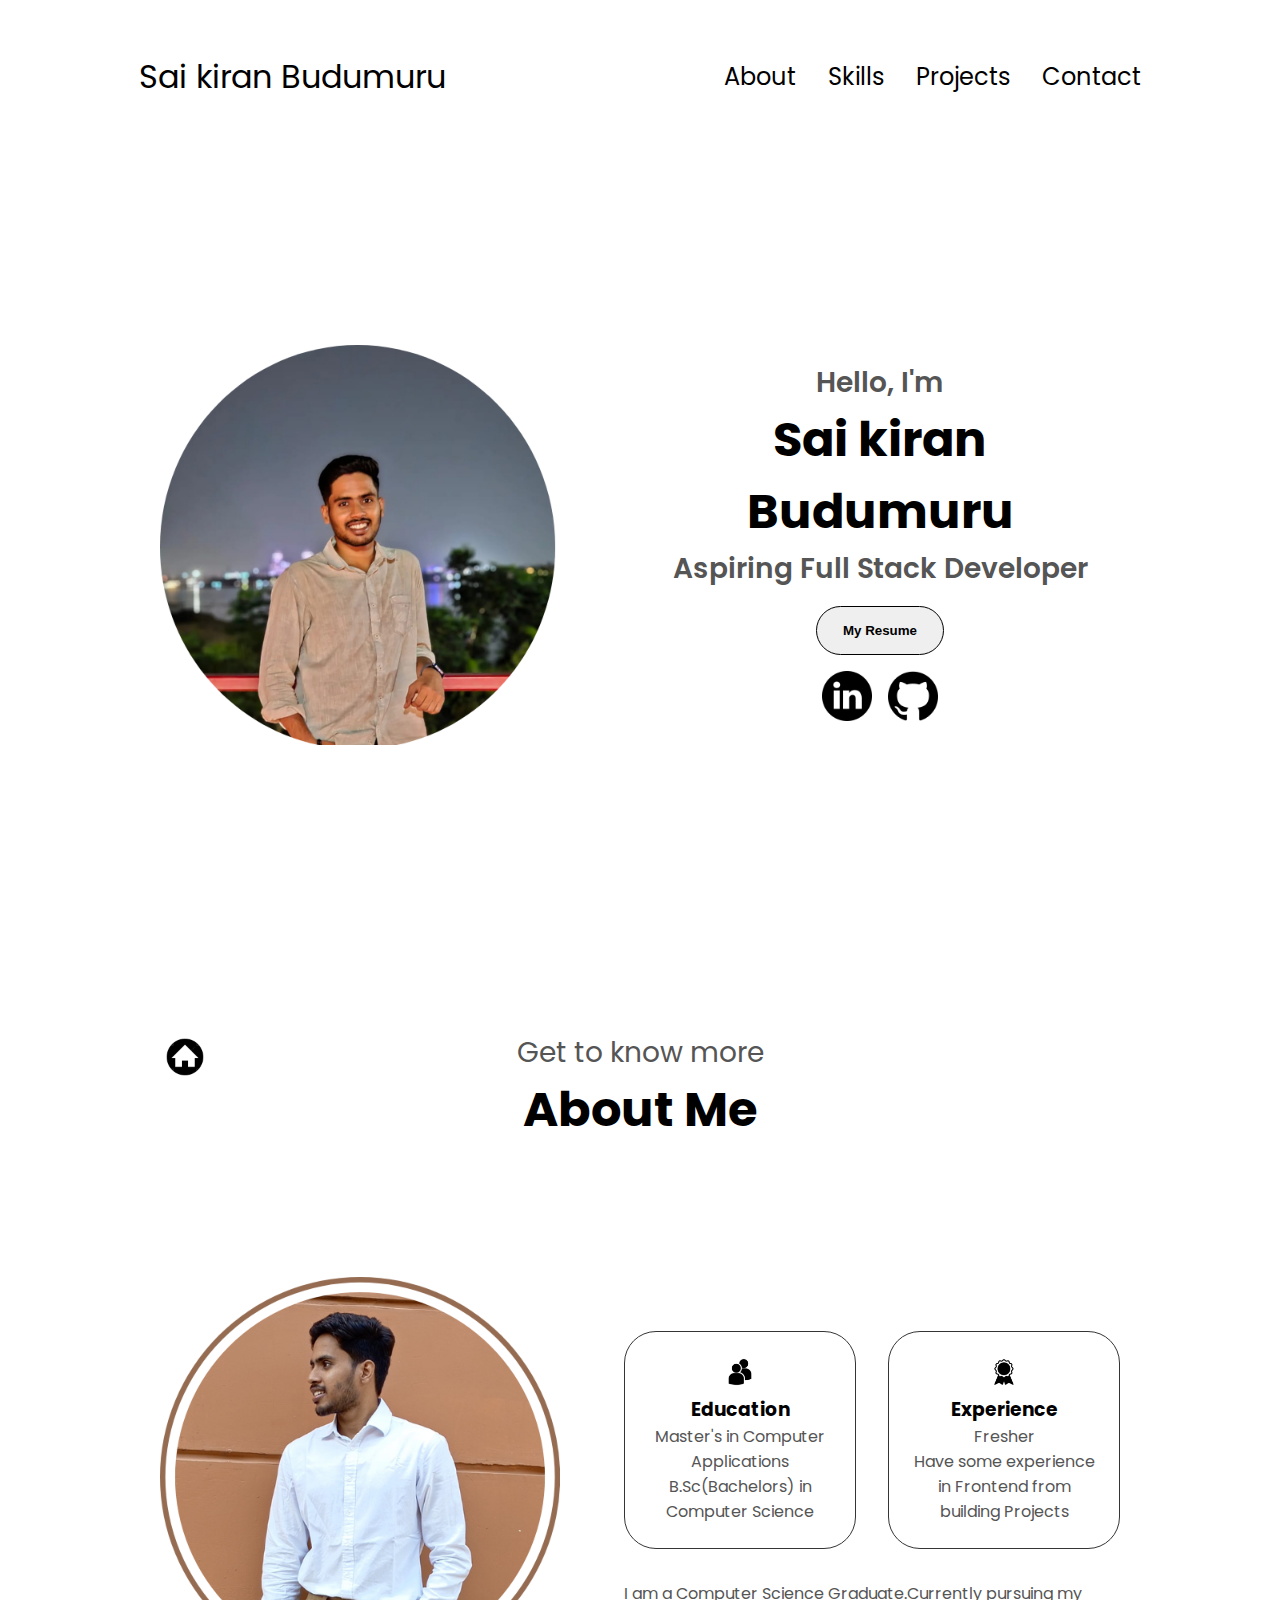
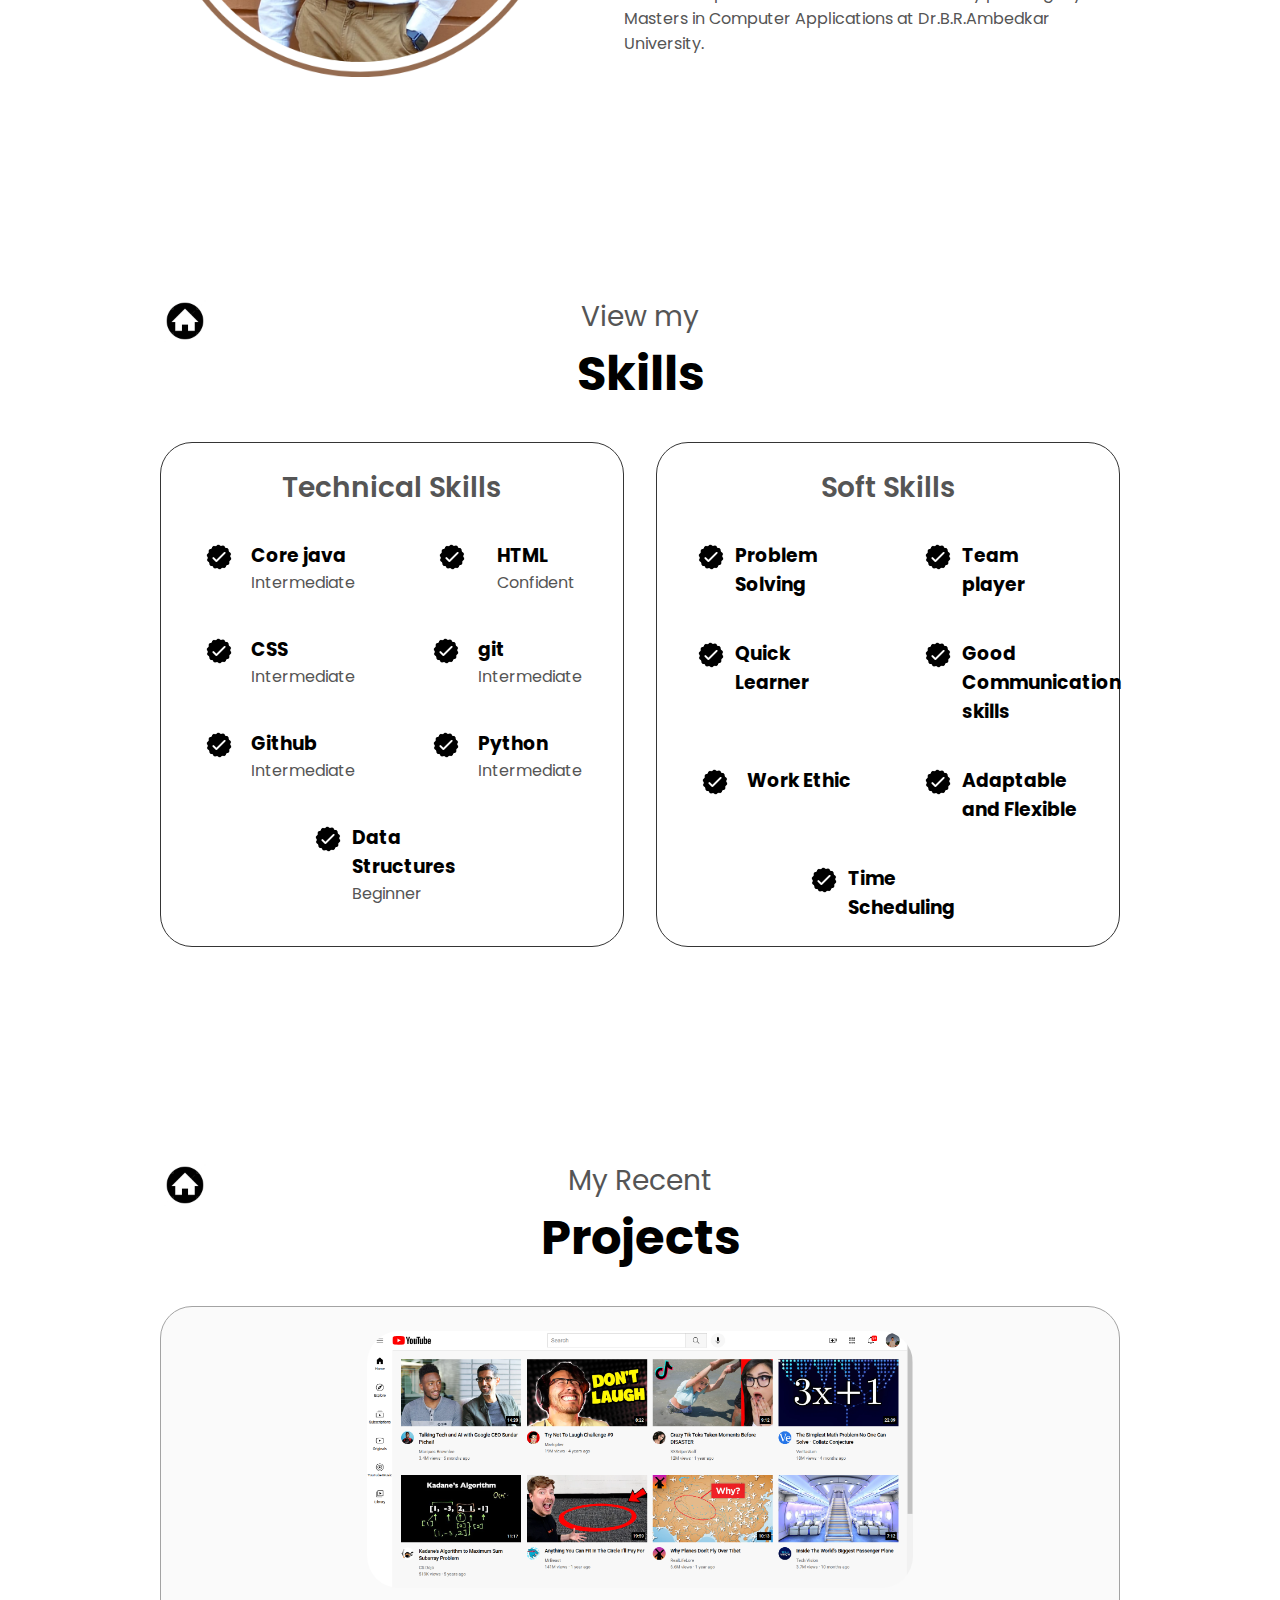
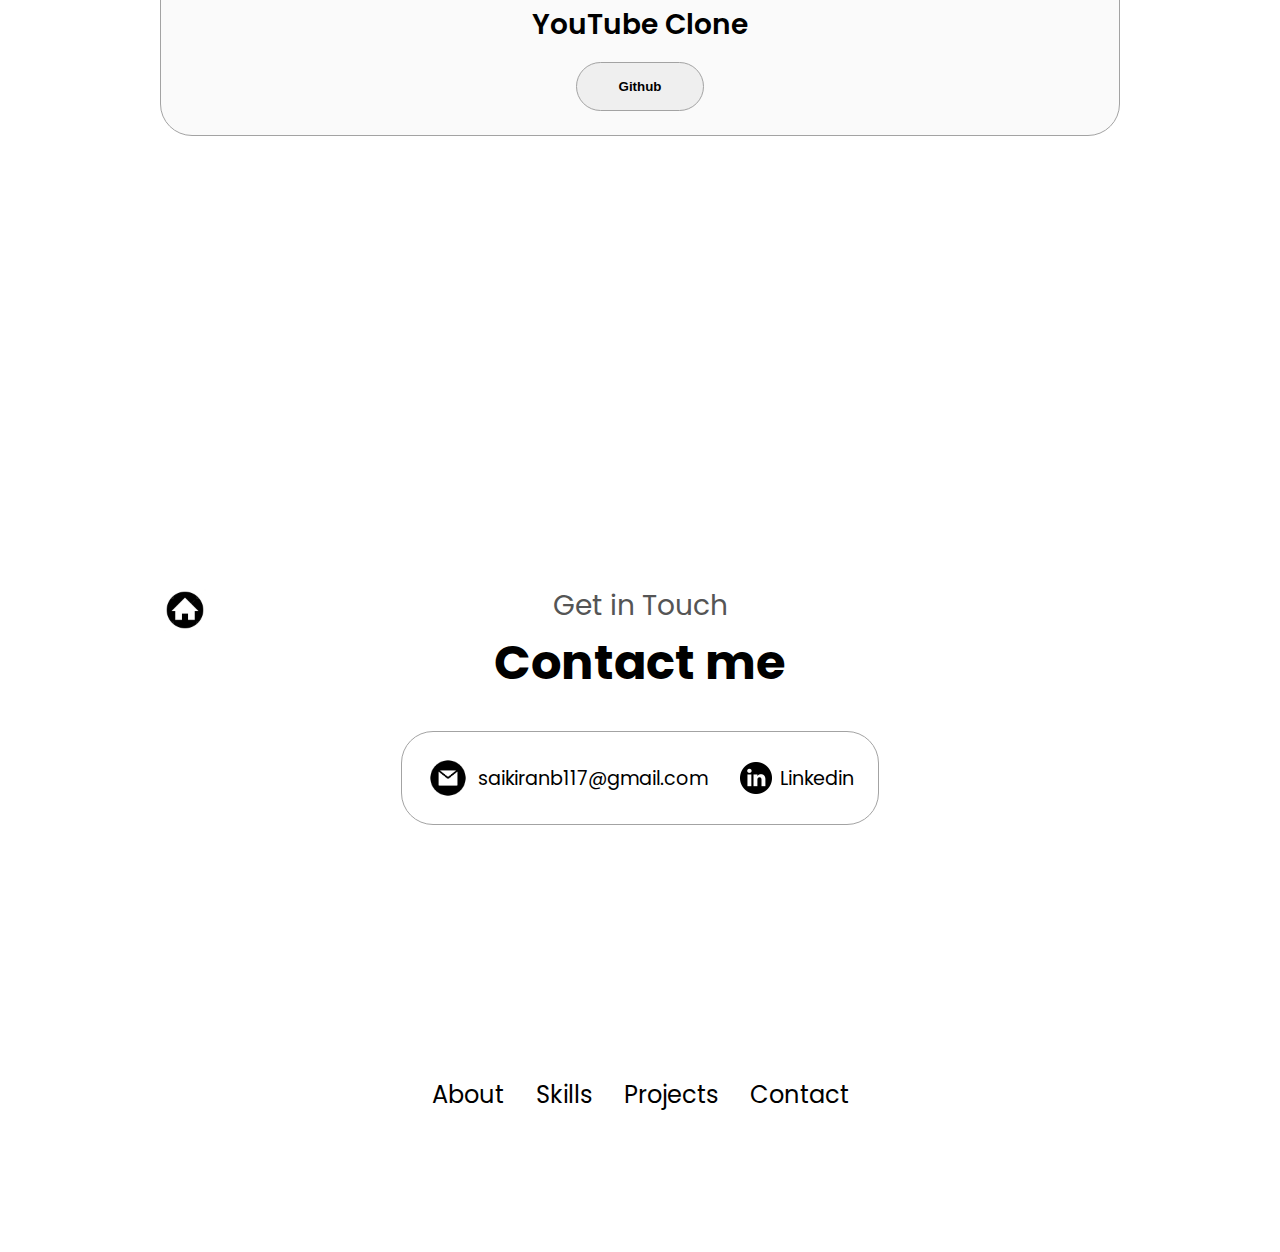
<file: index.html>
<!DOCTYPE html>
<html lang="en">
    <head>
        <meta charset="UTF-8">
        <meta name="viewport" content="width=device-width, initial-scale=1.0">
        <title>My Portfolio</title>
        <link rel="stylesheet" href="style.css" />
        <link rel="stylesheet" href="mediaqueries.css" />
    </head> 
    <body>
        <nav id="desktop-nav">
            <div class="logo">
                Sai kiran Budumuru
            </div>
            <div>
                <ul class="nav-links">
                    <li><a href="#About">About</a></li>
                    <li><a href="#skills">Skills</a></li>
                    <li><a href="#projects">Projects</a></li>
                    <li><a href="#contact">Contact</a></li>
                </ul>
            </div>
        </nav>
        <nav id="hamburger-nav">
            <div class="logo">
                Sai kiran Budumuru
            </div>
               <div class="hamburger-menu">
                    <div class="hamburger-icon" onclick="toggleMenu()">
                        <span></span>
                        <span></span>
                        <span></span>
                    </div>
                    <div class="menu-links">
                        <li><a href="#About" onclick="toggleMenu()">About</a></li>
                        <li><a href="#skills" onclick="toggleMenu()">Skills</a></li>
                        <li><a href="#projects" onclick="toggleMenu()">Projects</a></li>
                        <li><a href="#contact" onclick="toggleMenu()">Contact</a></li>
                    </div>
                </div>
        </nav>

        <section id ="profile">
            <div class="section_pic-container">
                <img src="myassets/Circle profile pic 2.png" alt="Sai kiran Budumuru profile picture">
            </div>
            <div class="section__text">
                <p class="section__text__p1">Hello, I'm</p>
                <h1 class="title">Sai kiran Budumuru</h1>
                <p class="section__text__p2">Aspiring Full Stack Developer</p>
                <div class="btn-container">
                    <button class="btn btn-color" ><a href="./myassets/Resume.pdf">My Resume</a></button>
                </div>
                <div id="socials-container">
                    <a href='https://www.linkedin.com/in/sai-kiran-budumuru-6b0a69249?utm_source=share&utm_campaign=share_via&utm_content=profile&utm_medium=android_app'><img src="./myassets/linkedin.png" ></a>
                    <a href="https://github.com/saikiran-011"><img src="./myassets/github.png"></a>
                </div>
            </div>
        </section>

        <section id="About">
            <div id="home-icon">
                <a  href="/index.html"><img src="./myassets/home icon.png"></a>
            </div>
            <p class="section__text__p1">Get to know more</p>
            <h1 class="title">About Me</h1>
            <div class="section-container">
                <div class="section_pic-container">
                  <img src="./myassets/About pic Canva.png" alt="Profile picture" class="about-pic"/>
                </div>
                <div class="about-details-container">
                    <div class="about-containers">
                        <div class="details-container">
                            <img src="./myassets/education.png" alt="Education icon" class="icon"/>
                            <h3> Education</h3>
                            <p>Master's in Computer Applications<br> B.Sc(Bachelors) in Computer Science </p>
                        </div>
                        <div class="details-container">
                            <img src="./myassets/experience.png" alt="Experience icon" class="icon"/>
                            <h3>Experience</h3>
                            <p>Fresher</p>
                            <p>Have some experience in Frontend from building Projects</p>
                        </div>
                    </div>
                    <div class="text-container">
                      <p>
                         I am a Computer Science Graduate.Currently pursuing my Masters in Computer Applications at Dr.B.R.Ambedkar University. 
                      </p>
                    </div>
                </div>
            </div>
        </section>

        <section id="skills">
            <div id="home-icon">
                <a  href="/index.html"><img src="./myassets/home icon.png"></a>
            </div>
            <p class="section__text__p1">View my</p>
            <h1 class="title">Skills</h1>
            <div class="skills-details-container">
                <div class="about-containers">
                    <div class="details-container">
                        <h2 class="skills-sub-title">Technical Skills</h2>
                        <div class="article-container">
                        <article>
                            <img src="./myassets/checkmark.png" alt="skills icon" class="icon"/>
                            <div>
                                <h3>Core java</h3>
                                <p>Intermediate</p>
                            </div>
                        </article>

                        <article>
                            <img src="./myassets/checkmark.png" alt="skills icon" class="icon"/>
                            <div>
                                <h3>HTML</h3>
                                <p>Confident</p>
                            </div>
                        </article>

                        <article>
                            <img src="./myassets/checkmark.png" alt="skills icon" class="icon"/>
                            <div>
                                <h3>CSS</h3>
                                <p>Intermediate</p>
                            </div>
                        </article>

                        <article>
                            <img src="./myassets/checkmark.png" alt="skills icon" class="icon"/>
                            <div>
                                <h3>git</h3>
                                <p>Intermediate</p>
                            </div>
                        </article>

                        <article>
                            <img src="./myassets/checkmark.png" alt="skills icon" class="icon"/>
                            <div>
                                <h3>Github</h3>
                                <p>Intermediate</p>
                            </div>
                        </article>

                        <article>
                            <img src="./myassets/checkmark.png" alt="skills icon" class="icon"/>
                            <div>
                                <h3>Python</h3>
                                <p>Intermediate</p>
                            </div>
                        </article>

                        <article>
                            <img src="./myassets/checkmark.png" alt="skills icon" class="icon"/>
                            <div>
                                <h3>Data Structures</h3>
                                <p>Beginner</p>
                            </div>
                        </article>

                    </div>
                </div>
                <div class="details-container">
                    <h2 class="skills-sub-title">Soft Skills</h2>
                    <div class="article-container">
                        <article>
                            <img src="./myassets/checkmark.png" alt="skills icon" class="icon"/>
                            <div>
                                <h3>Problem Solving</h3>
                                <p></p>
                            </div>
                        </article>

                        <article>
                            <img src="./myassets/checkmark.png" alt="skills icon" class="icon"/>
                            <div>
                                <h3>Team player</h3>
                                <p></p>
                            </div>
                        </article>

                        <article>
                            <img src="./myassets/checkmark.png" alt="skills icon" class="icon"/>
                            <div>
                                <h3>Quick Learner</h3>
                                <p>         </p>
                            </div>
                        </article>

                        <article>
                            <img src="./myassets/checkmark.png" alt="skills icon" class="icon"/>
                            <div>
                                <h3>Good Communication skills</h3>
                                <p>           </p>
                            </div>
                        </article>

                        <article>
                            <img src="./myassets/checkmark.png" alt="skills icon" class="icon"/>
                            <div>
                                <h3>Work Ethic</h3>
                                <p>        </p>
                            </div>
                        </article>

                        <article>
                            <img src="./myassets/checkmark.png" alt="skills icon" class="icon"/>
                            <div>
                                <h3>Adaptable and Flexible</h3>
                                <p>         </p>
                            </div>
                        </article>
                        
                        <article>
                            <img src="./myassets/checkmark.png" alt="skills icon" class="icon"/>
                            <div>
                                <h3>Time Scheduling</h3>
                                <p>       </p>
                            </div>
                        </article>
                    </div>
                </div>
            </div>
        </div>
        
    </section>

    <section id="projects">
        <div id="home-icon">
            <a  href="/index.html"><img src="./myassets/home icon.png"></a>
        </div>
        <p class="section__text__p1">My Recent</p>
        <h1 class="title">Projects</h1>
        <div class="skills-details-container">
            <div class="about-containers">
                <div class="details-container color-container">
                    <div class="article-container">
                        <img src="myassets/YouTube_clone_Project.png"
                            alt="Project"
                            class="project-img"
                        />  
                    </div>
                    <h2 class="skills-sub-title project-title">YouTube Clone</h2>
                    <div class="btn-container">
                    <button class="btn btn-color project-btn" onclick="location.href='https://github.com/saikiran-011/Youtube-_clone-html-css'">Github</button>
                </div>
            </div></div>   
        </div>
    </section>

    <section id="contact">
        <div id="home-icon">
            <a  href="/index.html"><img src="./myassets/home icon.png"></a>
        </div>
        <p class ="section__text__p1">Get in Touch</p>
        <h1 class="title">Contact me</h1>
        <div class="contact-info-upper-container">
            <div class="contact-info-container">
                <img src="./myassets/email.png" alt="Email icon" class="icon contact-icon email-icon"/>
                <p><a href="mailto:saikiranb117@gmail.com">saikiranb117@gmail.com</a></p>
            </div>
            <div class="contact-info-container">
                <img src="./myassets/linkedin.png" alt="Linkedin icon" class="icon contact-icon"/>
                <p><a href="https://www.linkedin.com/in/sai-kiran-budumuru-6b0a69249?utm_source=share&utm_campaign=share_via&utm_content=profile&utm_medium=android_app">Linkedin</a></p>               
            </div>
        </div>
    </section>

    
    <footer>
        <nav>
            <div class="nav-links-container">
                <ul class="nav-links">
                    <li><a href="#About">About</a></li>
                    <li><a href="#skills">Skills</a></li>
                    <li><a href="#projects">Projects</a></li>
                    <li><a href="#contact">Contact</a></li>
                </ul>
            </div>
        </nav>
    </footer>

        <script src="script.js"></script>

    </body>
</html>
</file>
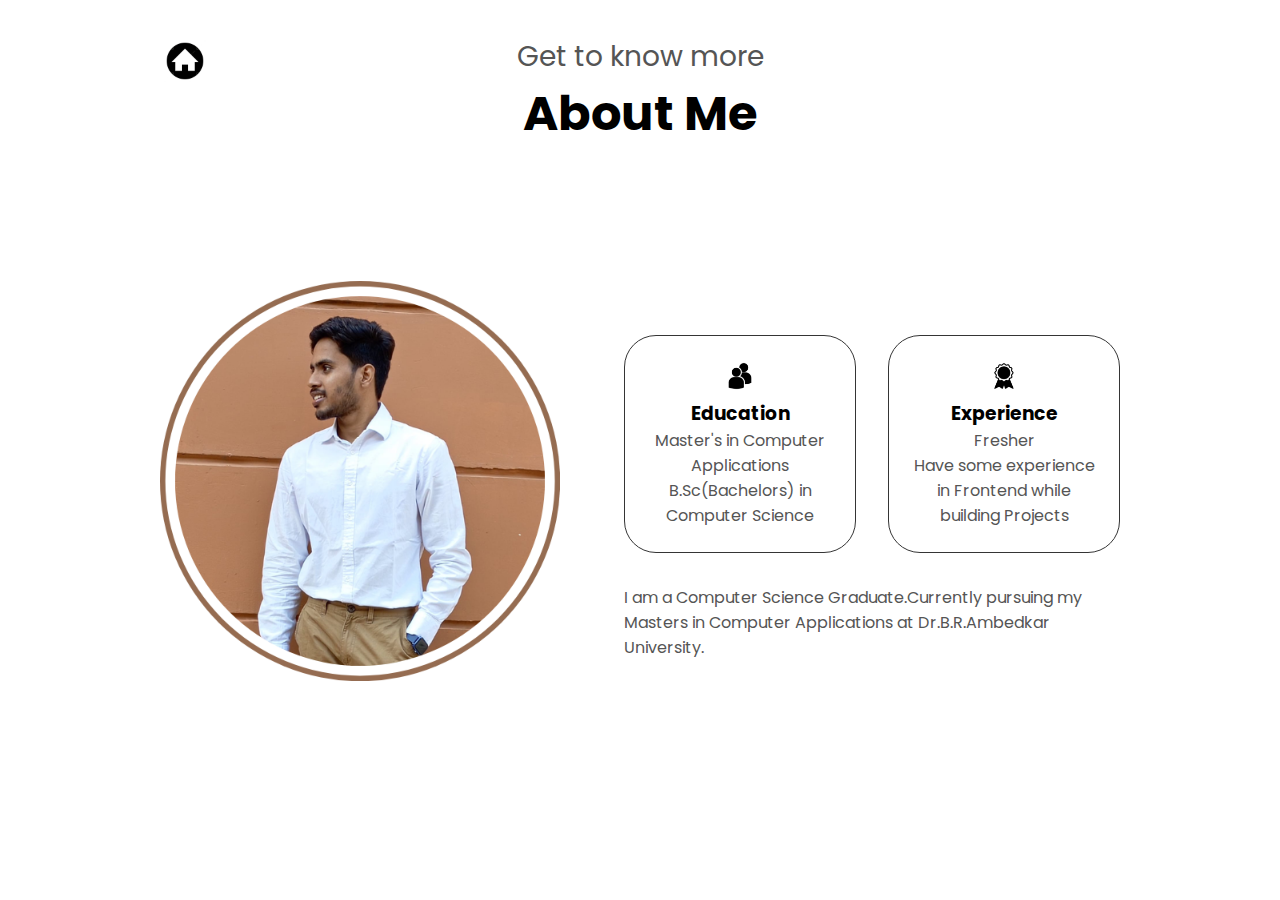
<file: about.html>
<!DOCTYPE html>
<html lang="en">
<head>
    <meta charset="UTF-8">
    <meta name="viewport" content="width=device-width, initial-scale=1.0">
    <title>About</title>
    <link rel="stylesheet" href="style.css" />

</head>
<body>
    <section id="About">
        <div id="home-icon">
            <a  href="/index.html"><img src="./myassets/home icon.png"></a>
        </div>
        <p class="section__text__p1">Get to know more</p>
        <h1 class="title">About Me</h1>
        <div class="section-container">
            <div class="section_pic-container">
                <img src="./myassets/About pic Canva.png" alt="Profile picture" class="about-pic"/>
            </div>
            <div class="about-details-container">
                <div class="about-containers">
                    <div class="details-container">
                        <img src="./myassets/education.png" alt="Education icon" class="icon"/>
                        <h3> Education</h3>
                        <p>Master's in Computer Applications<br> B.Sc(Bachelors) in Computer Science </p>
                    </div>
                    <div class="details-container">
                        <img src="./myassets/experience.png" alt="Experience icon" class="icon"/>
                        <h3>Experience</h3>
                        <p>Fresher</p>
                        <p>Have some experience in Frontend while building Projects</p>
                    </div>
                </div>
                <div class="text-container">
                    <p>
                       I am a Computer Science Graduate.Currently pursuing my Masters in Computer Applications at Dr.B.R.Ambedkar University. 
                    </p>
                </div>
            </div>
        </div>
        
    </section>
</body>
</html>
</file>
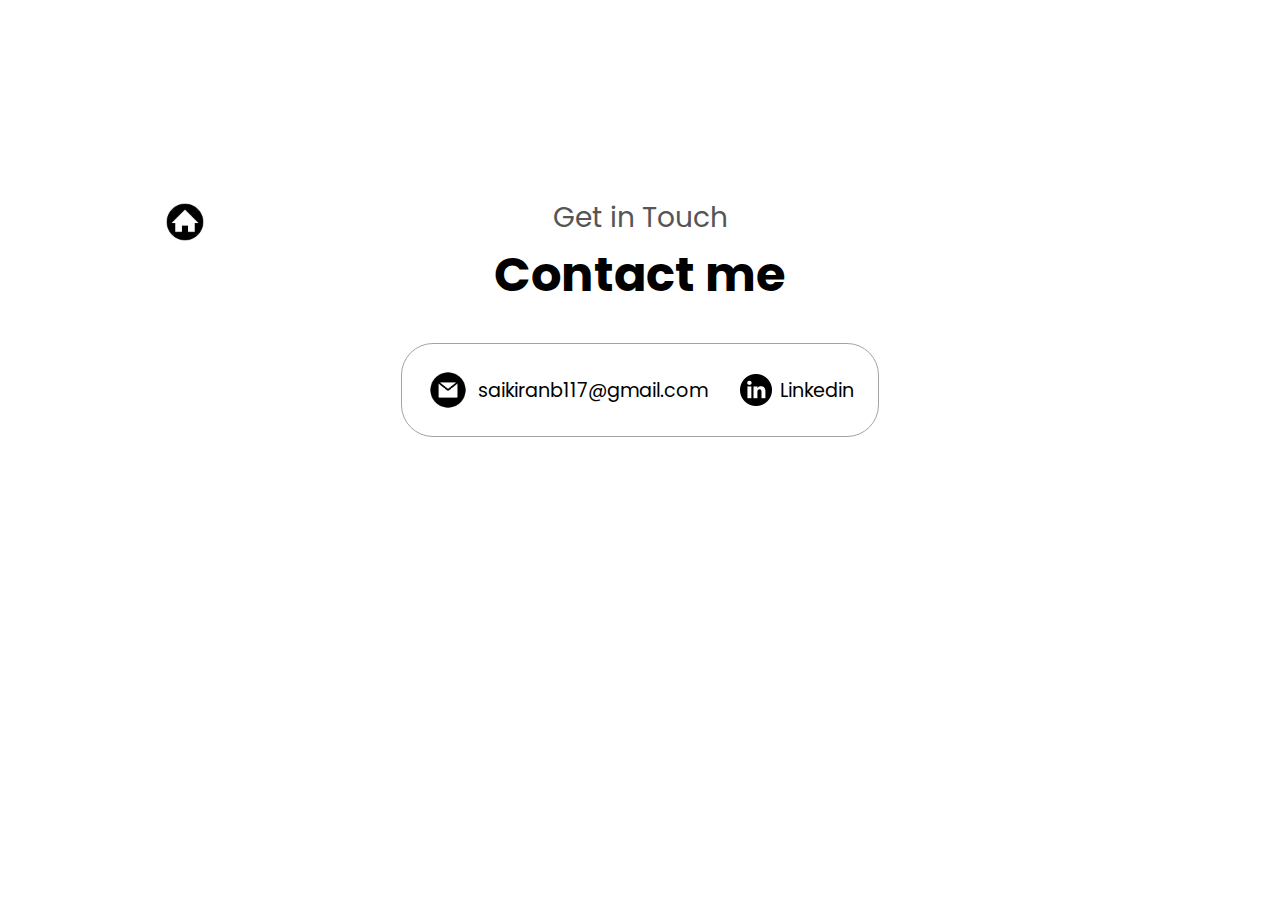
<file: contact.html>
<!DOCTYPE html>
<html lang="en">
<head>
    <meta charset="UTF-8">
    <meta name="viewport" content="width=device-width, initial-scale=1.0">
    <title>Contact</title>
    <link rel="stylesheet" href="style.css" />

</head>
<body>
    <section id="contact">
        <div id="home-icon">
            <a  href="/index.html"><img src="./myassets/home icon.png"></a>
        </div>
        <p class ="section__text__p1">Get in Touch</p>
        <h1 class="title">Contact me</h1>
        <div class="contact-info-upper-container">
            <div class="contact-info-container">
                <img src="./myassets/email.png" alt="Email icon" class="icon contact-icon email-icon"/>
                <p><a href="mailto:saikiranb117@gmail.com">saikiranb117@gmail.com</a></p>
            </div>
            <div class="contact-info-container">
                <img src="./myassets/linkedin.png" alt="Linkedin icon" class="icon contact-icon"/>
                <p><a href="https://www.linkedin.com/in/sai-kiran-budumuru-6b0a69249?utm_source=share&utm_campaign=share_via&utm_content=profile&utm_medium=android_app">Linkedin</a></p>
                
            </div>
        </div>
    </section>
</body>
</html>
</file>
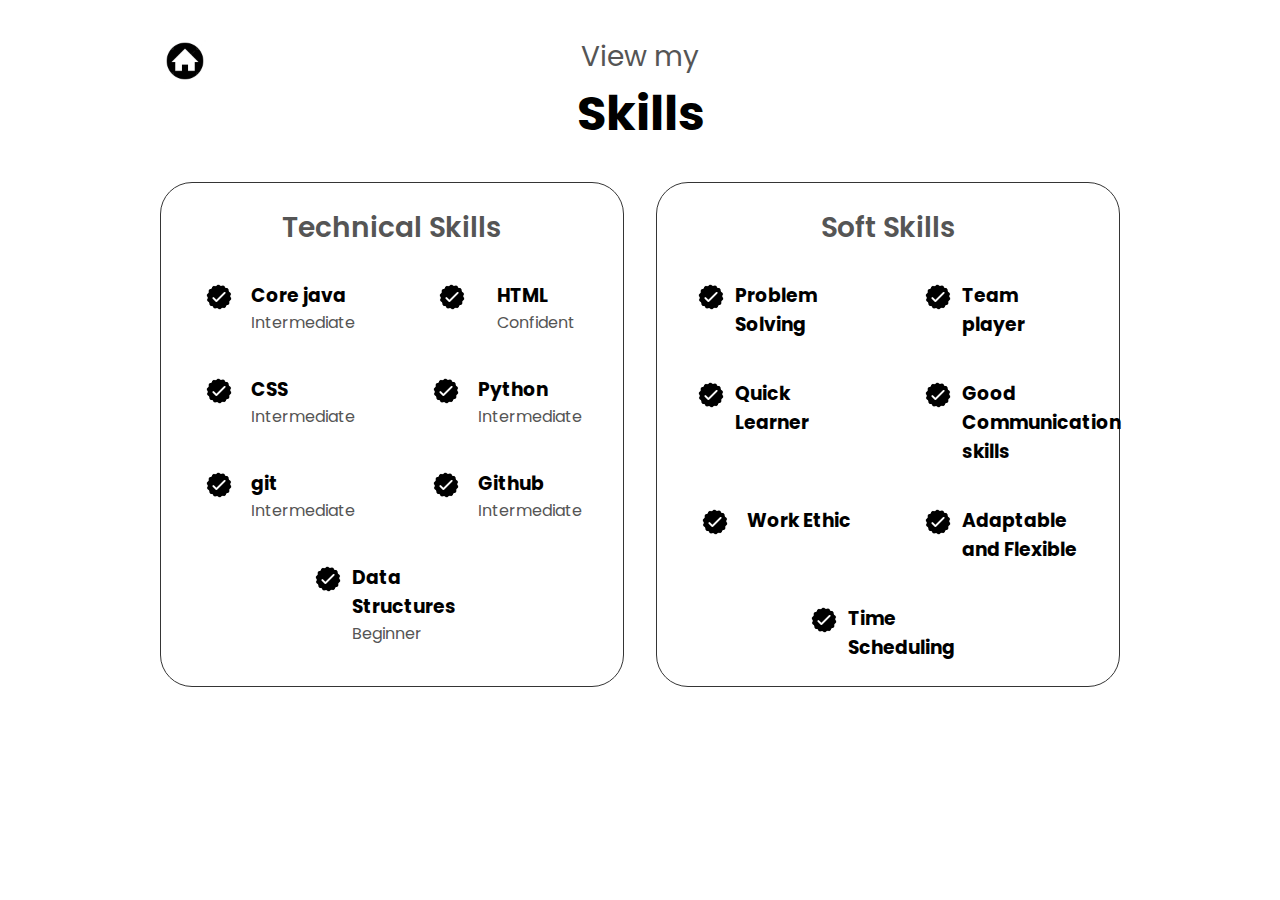
<file: skills.html>
<!DOCTYPE html>
<html lang="en">
<head>
    <meta charset="UTF-8">
    <meta name="viewport" content="width=device-width, initial-scale=1.0">
    <title>Skills</title>
    <link rel="stylesheet" href="style.css" />

</head>
<body>
    <section id="skills">
        <div id="home-icon">
            <a  href="/index.html"><img src="./myassets/home icon.png"></a>
        </div>
        <p class="section__text__p1">View my</p>
        <h1 class="title">Skills</h1>
        <div class="skills-details-container">
            <div class="about-containers">
                <div class="details-container">
                    <h2 class="skills-sub-title">Technical Skills</h2>
                    <div class="article-container">
                        <article>
                            <img src="./myassets/checkmark.png" alt="skills icon" class="icon"/>
                            <div>
                                <h3>Core java</h3>
                                <p>Intermediate</p>
                            </div>
                        </article>

                        <article>
                            <img src="./myassets/checkmark.png" alt="skills icon" class="icon"/>
                            <div>
                                <h3>HTML</h3>
                                <p>Confident</p>
                            </div>
                        </article>

                        <article>
                            <img src="./myassets/checkmark.png" alt="skills icon" class="icon"/>
                            <div>
                                <h3>CSS</h3>
                                <p>Intermediate</p>
                            </div>
                        </article>

                        <article>
                            <img src="./myassets/checkmark.png" alt="skills icon" class="icon"/>
                            <div>
                                <h3>Python</h3>
                                <p>Intermediate</p>
                            </div>
                        </article>
                        
                        <article>
                            <img src="./myassets/checkmark.png" alt="skills icon" class="icon"/>
                            <div>
                                <h3>git</h3>
                                <p>Intermediate</p>
                            </div>
                        </article>

                        <article>
                            <img src="./myassets/checkmark.png" alt="skills icon" class="icon"/>
                            <div>
                                <h3>Github</h3>
                                <p>Intermediate</p>
                            </div>
                        </article>

                        <article>
                            <img src="./myassets/checkmark.png" alt="skills icon" class="icon"/>
                            <div>
                                <h3>Data Structures</h3>
                                <p>Beginner</p>
                            </div>
                        </article>
                    </div>
                </div>

                <div class="details-container">
                    <h2 class="skills-sub-title">Soft Skills</h2>
                    <div class="article-container">
                        <article>
                            <img src="./myassets/checkmark.png" alt="skills icon" class="icon"/>
                            <div>
                                <h3>Problem Solving</h3>
                                <p>         </p>
                            </div>
                        </article>
                        <article>
                            <img src="./myassets/checkmark.png" alt="skills icon" class="icon"/>
                            <div>
                                <h3>Team player</h3>
                                <p>         </p>
                            </div>
                        </article>
                        <article>
                            <img src="./myassets/checkmark.png" alt="skills icon" class="icon"/>
                            <div>
                                <h3>Quick Learner</h3>
                                <p>         </p>
                            </div>
                        </article>
                        <article>
                            <img src="./myassets/checkmark.png" alt="skills icon" class="icon"/>
                            <div>
                                <h3>Good Communication skills</h3>
                                <p>           </p>
                            </div>
                        </article><article>
                            <img src="./myassets/checkmark.png" alt="skills icon" class="icon"/>
                            <div>
                                <h3>Work Ethic</h3>
                                <p>        </p>
                            </div>
                        </article><article>
                            <img src="./myassets/checkmark.png" alt="skills icon" class="icon"/>
                            <div>
                                <h3>Adaptable and Flexible</h3>
                                <p>         </p>
                            </div>
                        </article><article>
                            <img src="./myassets/checkmark.png" alt="skills icon" class="icon"/>
                            <div>
                                <h3>Time Scheduling</h3>
                                <p>       </p>
                            </div>
                        </article>
                    </div>
                </div>
            </div>
        </div>

    </section>
    
</body>
</html>
</file>
<file: style.css>
/* General */

@import url('https://fonts.googleapis.com/css2?family=Poppins:ital,wght@0,100;0,200;0,300;0,400;0,500;0,600;0,700;0,800;0,900;1,100;1,200;1,300;1,400;1,500;1,600;1,700;1,800;1,900&display=swap');

*{
    margin:0;
    padding:0;
}

body{
    font-family:"Poppins", sans-serif;
    
}

html {
    scroll-behavior: smooth;
}

p{
    color:rgb(85,85,85);
}

/*Transition*/

a, 
.btn {
    transition: all 300ms ease;
}

/*Desktop Nav*/

nav,.nav-links{
    display:flex
}

nav {
    justify-content:space-around;
    align-items: center;
    height:17vh;
}

.nav-links{
    gap: 2rem;
    list-style: none;
    font-size:1.5rem
}

a{
    color:black;
    text-decoration: none;
    text-decoration-color: white;
}

a:hover{
    color:grey;
    text-decoration: underline;
    text-underline-offset: 1rem;
    text-decoration-color: rgb(181,181,181);
}

.logo{
    font-size: 2rem;
}

.logo:hover{
    cursor:default;
}

/*Hamburger Menu*/

#hamburger-nav{
    display: none;
}

.hamburger-menu{
    position:relative;
    display:inline-block;
}

.hamburger-icon{
    display: flex;
    flex-direction: column;
    justify-content: space-between;
    height: 24px;
    width: 30px;
    cursor: pointer;
}

.hamburger-icon span{
    width: 100%;
    height:2px;
    background-color: black;
    transition: all 0.3 ease-in-out;
}

.menu-links{
    position:absolute;
    top: 100%;
    right: 0;
    background-color: white;
    width: fit-content;
    max-height: 0;
    overflow:hidden;
    transition: all 0.3 ease-in-out;
}

.menu-links a{
    display: block;
    padding: 10px;
    text-align: center;
    font-size: 1.5rem;
    color: black;
    text-decoration: none;
    transition: all 0.3 ease-in-out;    
}

.menu-links li{
    list-style: none;
}

.menu-links.open{
    max-height: 300px;
}

.hamburger-icon.open span:first-child {
    transform:rotate(45deg) translate(10px, 5px);
}

.hamburger-icon.open span:nth-child(2) {
    opacity: 0;
}

.hamburger-icon.open span:last-child {
    transform:rotate(-45deg) translate(10px, -5px);
}

.hamburger-icon span:first-child{
    transform: none;
}

.hamburger-icon span:first-child{
    opacity: 1;
}

.hamburger-icon span:first-child{
    transform: none;
}

/*SECTIONS*/

section{
    padding-top: 4vh;
    height: 96vh;
    margin: 0 10rem;
    box-sizing: border-box;
    min-height: fit-content;
}

.section-container{
    display: flex;
}

/*PROFILE SECTION*/

#profile{
    display: flex;
    justify-content: center;
    gap: 5rem;
    height: 80vh;
    position:unset;
}

.section_pic-container{
    display: flex;
    height: 400px;
    width: 400px;
    margin: auto 0;
}

.section__text{
    align-self: center;
    text-align: center;
}

.section__text p {
    font-weight: 600;
}

.section__text__p1{
    font-size: 1.75rem;
    text-align: center;
}

.section__text__p2 {
    font-size: 1.75rem;
    margin-bottom: 1rem;
}

.title{
    font-size: 3rem;
    text-align: center;
}

#socials-container{
    display: flex;
    justify-content: center;
    margin-top: 1rem;
    gap: 1rem;
}
#socials-container a img{
    height: 50px;
    width: 50px;
}

/*ICON*/
 
.icon{
    cursor: pointer;
    height: 2rem;
}

  /*BUTTONS*/

.btn-container{
    display: flex;
    justify-content: center;
    gap: 1rem;    
}

.btn{
    font-weight: 600;
    transition: all 300ms ease;
    padding: 1rem;
    width: 8rem;
    border-radius: 2rem;
    cursor: pointer;
    
}

.btn-color{
    border: black 0.1rem solid;
}

.btn-color:hover{
    background-color: rgb(0, 0, 0);
    color: rgb(255, 253, 253);
    cursor: pointer;
}

/* ABOUT SECTION*/

#about{
    position: relative;
}

.about-containers{
    gap: 2rem;
    margin-bottom: 2rem;
    margin-top: 2rem;
}

.about-details-container{
    justify-content: center;
    flex-direction: column;
}

.about-containers,.about-details-container{
    display: flex;
}

.about-pic{
    border-radius: 2rem;
}

.details-container{
    padding: 1.5rem;
    flex: 1;
    background: white;
    border-radius: 2rem;
    border:rgb(53,53,53) 0.1rem solid;
    border-color: rbg(163,163,163);
    text-align: center;
}

.section-container{
    gap: 4rem;
    height:80%;
}

.section__pic-container{
    height: 400px;
    width: 400px;
    margin: auto 0;
}

/*Skills Section*/

#skills{
    position: relative;
}

.skills-sub-title{
    color: rgb(85,85,85);
    font-weight: 600;
    font-size: 1.75rem;
    margin-bottom: 2rem;
}

.skills-details-container{
    display: flex;
    justify-content: center;
    flex-direction: column;
}

.article-container{
    display: flex;
    text-align: initial;
    flex-wrap: wrap;
    flex-direction: row;
    gap: 2.5rem;
    justify-content: space-around;
}

article{
    display: flex;
    width: 10rem;
    justify-content: space-around;
    gap: 0.5rem;
}

article-icon{
    cursor: default;
}

/*PROJECT SECTION*/

#projects{
    position: relative;
}

.color-container {
    border-color: rgb(163,163,163);
    background: rgb(250,250,250);
}

.project-img{
    border-radius: 2rem;
    width: 60%;
    height: 60%;
}

.project-title{
    margin: 1rem;
    color: black;
}

.project-btn{
    color: black;
    border-color: rgb(163,163,163);
}


/*CONTACT SECTION*/

#contact{
    display: flex;
    justify-content: center;
    flex-direction: column;
    height: 70vh;
}

.contact-info-upper-container{
    display: flex;
    justify-content: center;
    border-radius: 2rem;
    border:rgb(53,53,53) 0.1rem solid;
    border-color: rgb(163,163,163);
    background: (250,250,250);
    margin:2rem auto;
    padding: 0.5rem;
}

.contact-info-container{
    display: flex;
    align-items: center;
    justify-content: center;
    gap: 0.5rem;
    margin: 1rem;
}

.contact-info-container{
    font-size: larger;
}

.contact-icon{
    cursor: default;
}

.email-icon{
    height: 2.75rem;
}

#home-icon a img{
    height: 50px;
    width: 50px;
    display: flex;
    position: absolute;
}

/*FOOTER SECTION*/

footer{
    height:26vh;
    margin: 0 1rem;
}
</file>
<file: mediaqueries.css>
@media screen and (max-width:1400px){
    #profile{
        height: 83vh;
        margin-bottom: 6rem;
    }
    .about-containers{
        flex-wrap: wrap;
    }
} 

@media screen and (max-width:1200px){
    #desktop-nav{
        display: none;
    }
    #hamburger-nav{
        display: flex;
    }
    #skills,.skills-details-container{
        margin-top: 2rem;
    }
    #profile,.section-container{
        display: block;
    }
    #home-icon{
        display: none;
    }
    section,.section-container{
        height: fit-content;
    }
    section{
        margin: 0 5%;
    }
    .section_pic-container{
        width: 275px;
        height: 275px;
        margin: 0 auto 2rem;
    }
    .about-containers{
        margin-top: 0;
    }
} 

@media  screen and (max-width:600px) {
    #contact,
    footer{
        height: 40vh;
    }
    #profile{
        height:83vh;
        margin-bottom: 0;
    }
    #home-icon{
        display: none;
    }
    article{
        font-size: 1rem;
    }
    footer nav{
        height: fit-content;
        margin-bottom: 2rem;
    }
    .about-containers,
    .contact-info-upper-container,
    .btn-container{
        flex-wrap: wrap;
    }
    .contact-info-container{
        margin: 0;
    }
    .contact-info-container p,
    .nav-links li a{
        font-size: 1rem;
    }
    .skills-sub-title{
        font-size: 1.25rem;
    }
    .logo{
        font-size: 1.5rem;
    }
    .nav-links{
        flex-direction: column;
        gap: 0.5rem;
        text-align: center;
    }
    .section_pic-container{
        width: auto;
        height: 46vw;
        justify-content: center;
    }
    .section__text__p2{
        font-size: 1.25rem;
    }
    .title{
        font-size: 2rem;
    }
    .text-container{
        text-align: justify;
    }
}
</file>
